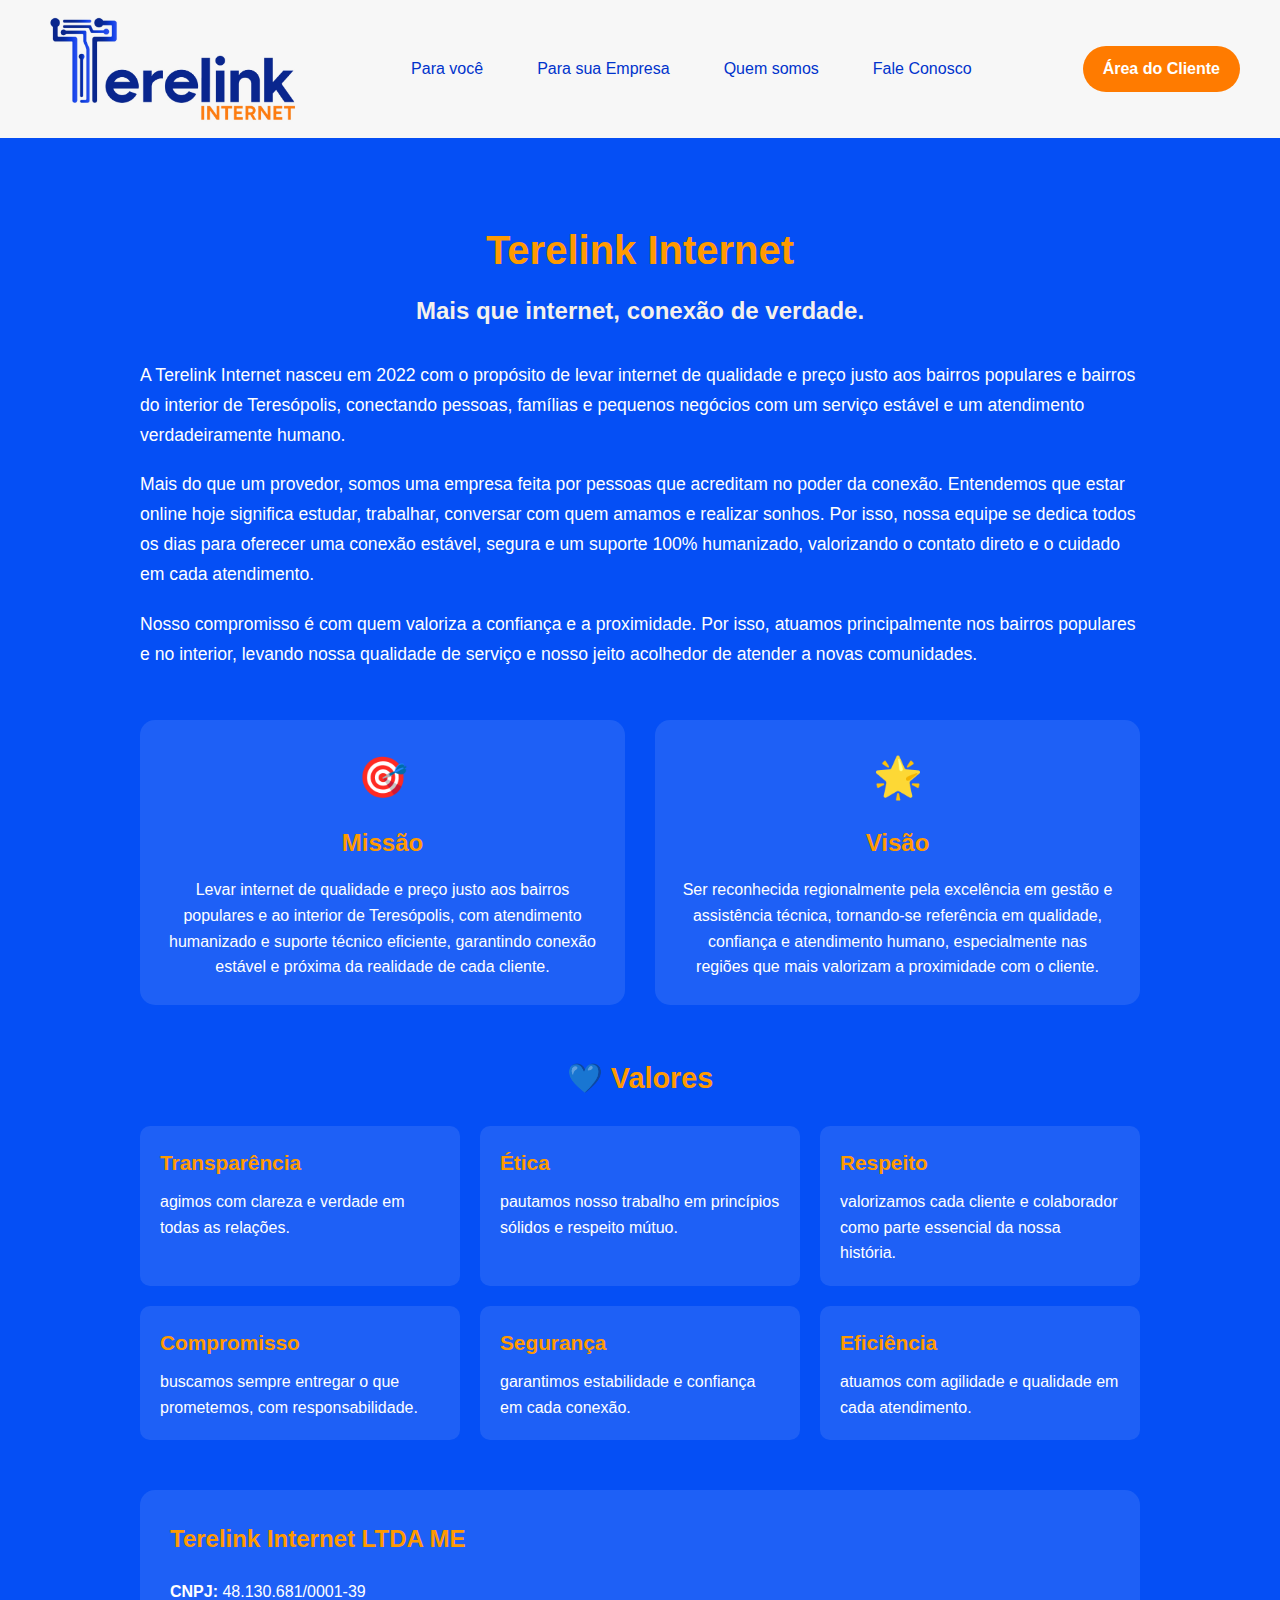
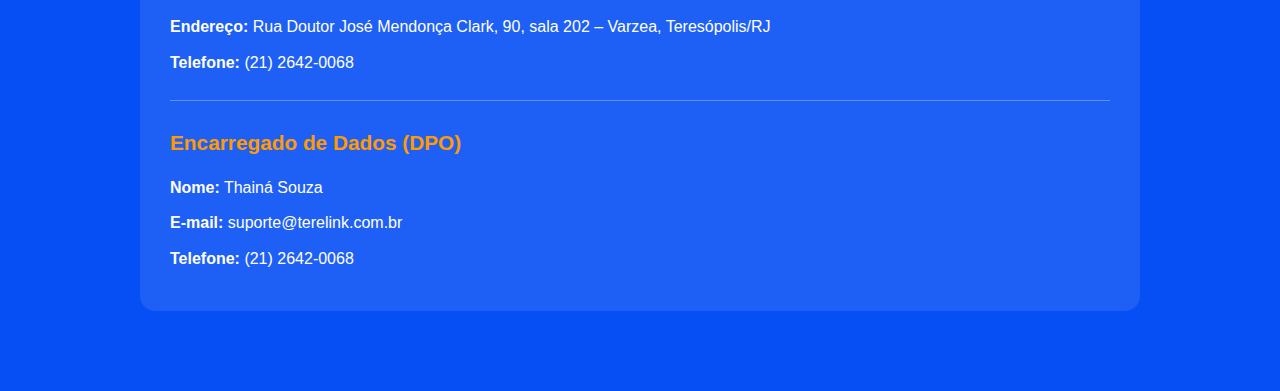
<file: rest/sobre.html>
<!DOCTYPE html>
<html lang="pt-BR">

<head>
    <meta charset="UTF-8">
    <meta name="viewport" content="width=device-width, initial-scale=1.0">
    <link rel="shortcut icon" href="img/icone.jpeg">
    <title>Terelink - Internet Fibra Óptica</title>
    <link rel="stylesheet" href="../styles.css">
</head>

<body>
    <!-- ======= CABEÇALHO ======= -->
    <header>
        <img width="260px" src="../img/logowpp.jpg" alt="TereLink Logo" class="logo">

        <nav>
            <a href="../index.html">Para você</a>
            <a href="../index.html">Para sua Empresa</a>
            <a href="rest/sobre.html">Quem somos</a>
            <a href="#">Fale Conosco</a>
        </nav>

        <a href="#" class="client-area">Área do Cliente</a>
    </header>

   <!-- Seção Quem Somos -->
<section class="about-section" id="quem-somos">
    <div class="container">
        <div class="about-content">
            <div class="about-intro">
                <h3>Terelink Internet</h3>
                <h4>Mais que internet, conexão de verdade.</h4>
                <p>A Terelink Internet nasceu em 2022 com o propósito de levar internet de qualidade e preço justo aos bairros populares e bairros do interior de Teresópolis, conectando pessoas, famílias e pequenos negócios com um serviço estável e um atendimento verdadeiramente humano.</p>
                <p>Mais do que um provedor, somos uma empresa feita por pessoas que acreditam no poder da conexão. Entendemos que estar online hoje significa estudar, trabalhar, conversar com quem amamos e realizar sonhos. Por isso, nossa equipe se dedica todos os dias para oferecer uma conexão estável, segura e um suporte 100% humanizado, valorizando o contato direto e o cuidado em cada atendimento.</p>
                <p>Nosso compromisso é com quem valoriza a confiança e a proximidade. Por isso, atuamos principalmente nos bairros populares e no interior, levando nossa qualidade de serviço e nosso jeito acolhedor de atender a novas comunidades.</p>
            </div>
            
            <div class="about-details">
                <div class="mission-vision">
                    <div class="mv-card">
                        <div class="mv-icon">🎯</div>
                        <h4>Missão</h4>
                        <p>Levar internet de qualidade e preço justo aos bairros populares e ao interior de Teresópolis, com atendimento humanizado e suporte técnico eficiente, garantindo conexão estável e próxima da realidade de cada cliente.</p>
                    </div>
                    
                    <div class="mv-card">
                        <div class="mv-icon">🌟</div>
                        <h4>Visão</h4>
                        <p>Ser reconhecida regionalmente pela excelência em gestão e assistência técnica, tornando-se referência em qualidade, confiança e atendimento humano, especialmente nas regiões que mais valorizam a proximidade com o cliente.</p>
                    </div>
                </div>
                
                <div class="values-section">
                    <h4>💙 Valores</h4>
                    <div class="values-grid">
                        <div class="value-item">
                            <h5>Transparência</h5>
                            <p>agimos com clareza e verdade em todas as relações.</p>
                        </div>
                        <div class="value-item">
                            <h5>Ética</h5>
                            <p>pautamos nosso trabalho em princípios sólidos e respeito mútuo.</p>
                        </div>
                        <div class="value-item">
                            <h5>Respeito</h5>
                            <p>valorizamos cada cliente e colaborador como parte essencial da nossa história.</p>
                        </div>
                        <div class="value-item">
                            <h5>Compromisso</h5>
                            <p>buscamos sempre entregar o que prometemos, com responsabilidade.</p>
                        </div>
                        <div class="value-item">
                            <h5>Segurança</h5>
                            <p>garantimos estabilidade e confiança em cada conexão.</p>
                        </div>
                        <div class="value-item">
                            <h5>Eficiência</h5>
                            <p>atuamos com agilidade e qualidade em cada atendimento.</p>
                        </div>
                    </div>
                </div>
                
                <div class="company-info">
                    <h4>Terelink Internet LTDA ME</h4>
                    <p><strong>CNPJ:</strong> 48.130.681/0001-39</p>
                    <p><strong>Endereço:</strong> Rua Doutor José Mendonça Clark, 90, sala 202 – Varzea, Teresópolis/RJ</p>
                    <p><strong>Telefone:</strong> (21) 2642-0068</p>
                    
                    <div class="dpo-info">
                        <h5>Encarregado de Dados (DPO)</h5>
                        <p><strong>Nome:</strong> Thainá Souza</p>
                        <p><strong>E-mail:</strong> suporte@terelink.com.br</p>
                        <p><strong>Telefone:</strong> (21) 2642-0068</p>
                    </div>
                </div>
            </div>
        </div>
    </div>
</section>

<style>
    /* Estilos para a seção Quem Somos */
    .about-section {
        padding: 80px 0;
        background-color: #054ff5;
        color: white;
    }

    .about-content {
        max-width: 1000px;
        margin: 0 auto;
    }

    .about-intro {
        margin-bottom: 50px;
        text-align: center;
    }

    .about-intro h3 {
        font-size: 2.5rem;
        margin-bottom: 10px;
        color: #FF9A00;
    }

    .about-intro h4 {
        font-size: 1.5rem;
        margin-bottom: 30px;
        color: #f4f1eb;
    }

    .about-intro p {
        font-size: 1.1rem;
        line-height: 1.7;
        margin-bottom: 20px;
        text-align: left;
    }

    .mission-vision {
        display: flex;
        gap: 30px;
        margin-bottom: 50px;
        flex-wrap: wrap;
    }

    .mv-card {
        flex: 1;
        min-width: 300px;
        background: rgba(255, 255, 255, 0.1);
        padding: 25px;
        border-radius: 15px;
        text-align: center;
    }

    .mv-icon {
        font-size: 2.5rem;
        margin-bottom: 15px;
    }

    .mv-card h4 {
        font-size: 1.5rem;
        margin-bottom: 15px;
        color: #FF9A00;
    }

    .mv-card p {
        line-height: 1.6;
    }

    .values-section {
        margin-bottom: 50px;
    }

    .values-section h4 {
        font-size: 1.8rem;
        margin-bottom: 25px;
        text-align: center;
        color: #FF9A00;
    }

    .values-grid {
        display: grid;
        grid-template-columns: repeat(auto-fit, minmax(300px, 1fr));
        gap: 20px;
    }

    .value-item {
        background: rgba(255, 255, 255, 0.1);
        padding: 20px;
        border-radius: 10px;
    }

    .value-item h5 {
        font-size: 1.3rem;
        margin-bottom: 10px;
        color: #FF9A00;
    }

    .company-info {
        background: rgba(255, 255, 255, 0.1);
        padding: 30px;
        border-radius: 15px;
    }

    .company-info h4 {
        font-size: 1.5rem;
        margin-bottom: 20px;
        color: #FF9A00;
    }

    .company-info p {
        margin-bottom: 10px;
    }

    .dpo-info {
        margin-top: 25px;
        padding-top: 25px;
        border-top: 1px solid rgba(255, 255, 255, 0.3);
    }

    .dpo-info h5 {
        font-size: 1.3rem;
        margin-bottom: 15px;
        color: #FF9A00;
    }

    /* Responsividade */
    @media (max-width: 768px) {
        .mission-vision {
            flex-direction: column;
        }
        
        .mv-card {
            min-width: 100%;
        }
        
        .values-grid {
            grid-template-columns: 1fr;
        }
        
        .about-intro h3 {
            font-size: 2rem;
        }
        
        .about-intro h4 {
            font-size: 1.3rem;
        }
    }
</style>
</file>
<file: styles.css>
* {
            margin: 0;
            padding: 0;
            box-sizing: border-box;
            font-family: 'Segoe UI', Tahoma, Geneva, Verdana, sans-serif;
        }

        body {
            background-color: #054ff5;
            color: #333;
            line-height: 1.6;
        }

        .container {
            max-width: 1200px;
            margin: 0 auto;
            padding: 0 20px;
        }

        /* Cabeçalho */
        header {
            background-color: #f7f7f7;
            padding: 15px 40px;
            display: flex;
            justify-content: space-between;
            align-items: center;
            box-shadow: 0 2px 4px rgba(0, 0, 0, 0.1);
        }

        .logo {
            height: auto;
           
        }

        nav {
            display: flex;
            gap: 30px;
        }

        nav a {
            color: #0033cc;
            font-weight: 500;
            font-size: 16px;
            padding: 6px 12px;
            border-radius: 20px;
            transition: all 0.3s ease;
        }

        nav a:hover {
            background-color: #ff7b00;
            color: #fff;
            box-shadow: 0 0 10px rgba(255, 123, 0, 0.5);
        }

        .client-area {
            background-color: #ff7b00;
            color: white;
            padding: 10px 20px;
            border-radius: 25px;
            font-weight: 600;
            transition: all 0.3s ease;
        }

        a {
            text-decoration: none;
        }

        .client-area:hover {
            background-color: #e86e00;
            box-shadow: 0 0 10px rgba(255, 123, 0, 0.5);
        }

        /* Seção Hero */
        .hero {
            position: relative;
            height: 70vh;
            overflow: hidden;
        }

        .hero-slides {
            display: flex;
            transition: transform 0.5s ease;
            height: 100%;
        }

        .hero-slide {
            min-width: 100%;
            height: 100%;
            background-size: cover;
            background-position: center;
            display: flex;
            align-items: center;
            position: relative;
        }

        .hero-nav {
            position: absolute;
            top: 50%;
            transform: translateY(-50%);
            background: rgba(0, 0, 0, 0.5);
            color: white;
            border: none;
            font-size: 24px;
            padding: 10px 15px;
            cursor: pointer;
            transition: background 0.3s;
            z-index: 3;
        }

        .hero-nav:hover {
            background: rgba(0, 0, 0, 0.8);
        }

        .hero-prev {
            left: 0;
            border-radius: 0 5px 5px 0;
        }

        .hero-next {
            right: 0;
            border-radius: 5px 0 0 5px;
        }

        .hero-dots {
            position: absolute;
            bottom: 30px;
            left: 50%;
            transform: translateX(-50%);
            display: flex;
            gap: 10px;
            z-index: 3;
        }

        .hero-dot {
            width: 12px;
            height: 12px;
            border-radius: 50%;
            background: rgba(255, 255, 255, 0.5);
            cursor: pointer;
            transition: background 0.3s;
        }

        .hero-dot.active {
            background: #FF9A00;
        }

        /* Seção de Planos */
        .plans {
            padding: 80px 0;
            background-color: #054ff5;
        }

        .section-title {
            text-align: center;
            margin-bottom: 50px;
            font-size: 2.5rem;
            color: white;
        }

        .plans-container {
            display: flex;
            justify-content: center;
            gap: 30px;
            flex-wrap: wrap;
        }

        .plan-card {
            background: #f1eee7;
            border-radius: 30px;
            padding: 30px;
            box-shadow: 0 10px 30px rgba(0, 0, 0, 0.1);
            text-align: center;
            width: 325px;
            position: relative;
            transition: transform 0.3s ease, box-shadow 0.3s ease;
            overflow: hidden;
        }

        .plan-card:hover {
            transform: translateY(-10px);
            box-shadow: 0 15px 35px rgba(0, 0, 0, 0.15);
        }

        .plan-card h3 {
            font-size: 1.8rem;
            margin-bottom: 15px;
            color: #1a3a8f;
            font-weight: 700;
        }

        .price {
            font-size: 2.5rem;
            font-weight: bold;
            color: #2c3e50;
            margin-bottom: 10px;
        }

        .popular-badge {
            background: linear-gradient(135deg, #FF9A00, #e08600);
            color: white;
            padding: 8px 20px;
            border-radius: 20px;
            font-size: 1rem;
            font-weight: bold;
            display: inline-block;
            margin-bottom: 20px;
            box-shadow: 0 4px 10px rgba(255, 154, 0, 0.3);
        }

        .plan-card p {
            margin-bottom: 20px;
            color: #666;
            font-size: 1.1rem;
        }

        .plan-features {
            list-style: none;
            padding: 0;
            margin-bottom: 30px;
            text-align: left;
        }

        .plan-features li {
            padding: 10px 0;
            position: relative;
            padding-left: 30px;
            font-size: 1rem;
        }

        .plan-features li:before {
            content: "*";
            color: #27ae60;
            position: absolute;
            left: 0;
            font-weight: bold;
            font-size: 1.2rem;
        }

        .plan-card .btn {
            background: #ff912f;
            color: white;
            padding: 15px 0px;
            border-radius: 50px;
            text-decoration: none;
            font-weight: bold;
            transition: all 0.3s ease;
            display: inline-block;
            width: 100%;
            text-align: center;
            font-size: 1.1rem;
        }



        .plan-card .btn:hover {
            background: linear-gradient(135deg, #2a56c6, #3a66e6);
            transform: translateY(-3px);
            box-shadow: 0 5px 15px rgba(42, 86, 198, 0.4);
        }

        #details-plan {
            background: none;
            color: white;
        }

        #details-plan:hover {
            box-shadow: none;
        }



        /* Destaque para o plano do meio */
        .plan-card:nth-child(2) {
            transform: scale(1.05);
            box-shadow: 0 15px 35px rgba(255, 154, 0, 0.2);
        }

        .plan-card:nth-child(2) .btn {
            background: #ff912f;
        }

        .plan-card:nth-child(2) .btn:hover {
            background: linear-gradient(135deg, #e08600, #c97600);
            box-shadow: 0 5px 15px rgba(255, 154, 0, 0.4);
        }

        /* Modal para detalhes dos planos */
        .modal {
            display: none;
            position: fixed;
            top: 0;
            left: 0;
            width: 100%;
            height: 100%;
            background-color: rgba(0, 0, 0, 0.7);
            z-index: 1000;
            justify-content: center;
            align-items: center;
        }

        .modal-content {
            background-color: white;
            padding: 30px;
            border-radius: 15px;
            max-width: 600px;
            width: 90%;
            max-height: 80vh;
            overflow-y: auto;
            position: relative;
            box-shadow: 0 10px 30px rgba(0, 0, 0, 0.3);
        }

        .close-modal {
            position: absolute;
            top: 15px;
            right: 15px;
            font-size: 24px;
            cursor: pointer;
            color: #666;
            transition: color 0.3s;
        }

        .close-modal:hover {
            color: #333;
        }

        .modal-title {
            font-size: 2rem;
            color: #1a3a8f;
            margin-bottom: 20px;
            text-align: center;
        }

        .modal-price {
            font-size: 2.5rem;
            font-weight: bold;
            color: #FF9A00;
            text-align: center;
            margin-bottom: 20px;
        }

        .modal-features {
            list-style: none;
            padding: 0;
            margin-bottom: 30px;
        }

        .modal-features li {
            padding: 10px 0;
            position: relative;
            padding-left: 30px;
            font-size: 1.1rem;
        }

        .modal-features li:before {
            content: "✓";
            color: #27ae60;
            position: absolute;
            left: 0;
            font-weight: bold;
            font-size: 1.2rem;
        }

        .modal-btn {
            display: block;
            width: 100%;
            text-align: center;
            background: linear-gradient(135deg, #1a3a8f, #2a56c6);
            color: white;
            padding: 15px;
            border-radius: 5px;
            text-decoration: none;
            font-weight: bold;
            font-size: 1.1rem;
            transition: background 0.3s;
            margin-top: 20px;
        }

        .modal-btn:hover {
            background: linear-gradient(135deg, #2a56c6, #3a66e6);
        }

        /*Seção de Benefícios*/
        .banner-center {
            width: 100%;

        }

        .banner-benefits {
            width: 100%;
        }

        /*Seção área de cobertura*/
        .cobertura {
            width: 100%;
        }

        .cobertura:hover {
            filter: brightness(0.5);
        }

        /* Seção de Dúvidas Frequentes */
        .faq-section {
            padding: 80px 0;
            background: #054ff5;
        }

        .faq-container {
            max-width: 800px;
            margin: 0 auto;
        }

        .faq-item {
            background: #0a2c98;
            border-radius: 10px;
            margin-bottom: 15px;
            box-shadow: 0 3px 10px rgba(0, 0, 0, 0.08);
            overflow: hidden;
        }

        .faq-question {
            padding: 20px 30px;
            font-size: 1.2rem;
            font-weight: 600;
            color: white;
            cursor: pointer;
            display: flex;
            justify-content: space-between;
            align-items: center;
            transition: background 0.3s;
        }

        .faq-question:hover {
            background: #0066ff;
            color: #f4f1eb;
        }

        .faq-question i {
            transition: transform 0.3s;
        }

        .faq-answer {
            padding: 0 30px;
            max-height: 0;
            overflow: hidden;
            transition: max-height 0.3s ease, padding 0.3s ease;
            color: #f4f1eb;
            line-height: 1.6;
        }

        .faq-item.active .faq-answer {
            padding: 0 30px 20px;
            max-height: 500px;
        }

        .faq-item.active .faq-question i {
            transform: rotate(180deg);
        }

        .linha {
            border: 0;
            height: 1px;
            background-color: black;
        }

        /* Seção Cliente Terelink */
        .client-section {
            padding: 80px 0;
            background: #054ff5;
        }

        .client-container {
            max-width: 1200px;
            margin: 0 auto;
            padding: 0 20px;
            text-align: center;
        }

        .client-title {
            font-size: 2.5rem;
            color: white;
            margin-bottom: 50px;
            font-weight: 700;
            display: flex;
            justify-content: flex-start;
        }

        .client-grid {
            display: flex;
            justify-content: center;
            gap: 30px;
            flex-wrap: wrap;
        }

        .client-card {
            background: #054ff5;
            border-radius: 15px;
            padding: 30px 20px;
            text-align: center;
            width: 200px;
            text-decoration: none;
            color: #333;
            transition: all 0.3s ease;
            box-shadow: 0 5px 15px rgba(255, 255, 255, 0.2);
        }

        .client-card:hover {
            transform: translateY(-10px);
            box-shadow: 0 15px 30px rgba(255, 255, 255, 0.3);
        }

        .client-icon {
            width: 80px;
            height: 80px;
            margin-bottom: 20px;
            object-fit: contain;
        }

        .client-card h3 {
            font-size: 1.1rem;
            color: white;
            font-weight: 600;
        }

        /* Seção de Dicas */
        .tips-section {
            background: #054ff5;
            padding: 80px 0;
            display: flex;
            justify-content: center;
        }

        .tips-container {
            display: flex;
            justify-content: center;
            gap: 30px;
            flex-wrap: wrap;
        }

        .tip-card {
            background: #81a6f9;
            padding: 10px;
            border-radius: 15px;
            box-shadow: 0 6px 15px rgba(0, 0, 0, 0.15);
            overflow: hidden;
            width: 330px;
            display: flex;
            flex-direction: column;
            transition: transform 0.3s ease, box-shadow 0.3s ease;
        }

        .tip-card:hover {
            transform: translateY(-8px);
            box-shadow: 0 10px 25px rgba(0, 0, 0, 0.25);
        }

        .tip-image {
            width: 100%;
            height: 190px;
            object-fit: cover;
        }

        .tip-card h3 {
            font-size: 1.1rem;
            color: #000;
            text-align: center;
            padding: 20px;
            flex-grow: 1;
        }

        .tip-link {
            text-align: center;
            color: #054ff5;
            font-weight: 600;
            text-decoration: none;
            display: block;
            padding: 15px;
            border-top: 1px solid #ddd;
            transition: background 0.3s, color 0.3s;
        }

        .tip-link:hover {

            color: white;
        }

        /* Rodapé */
        .footer {
            background-color: #00123a;
            color: #fff;
            padding: 60px 20px 30px;
            font-family: 'Segoe UI', Tahoma, Geneva, Verdana, sans-serif;
        }

        .footer-container {
            display: flex;
            justify-content: space-between;
            flex-wrap: wrap;
            max-width: 1200px;
            margin: 0 auto;
            gap: 40px;
        }

        .footer-column {
            flex: 1;
            min-width: 220px;
        }

        .footer-logo {
            width: 180px;
            margin-bottom: 25px;
        }

        .footer-btn {
            display: inline-block;
            background-color: #ff7b00;
            color: #fff;
            padding: 10px 25px;
            border-radius: 25px;
            font-weight: bold;
            text-decoration: none;
            transition: background 0.3s;
        }

        .footer-btn:hover {
            background-color: #e56f00;
        }

        .footer-column h3 {
            color: #0066ff;
            font-size: 1.1rem;
            margin-bottom: 15px;
        }

        .footer-column p,
        .footer-column a,
        .footer-column li {
            font-size: 0.95rem;
            color: #ddd;
            line-height: 1.6;
        }

        .footer-column ul {
            list-style: none;
            padding: 0;
        }

        .footer-column ul li {
            margin-bottom: 6px;
        }

        .footer-column ul li a {
            color: #ddd;
            text-decoration: none;
            transition: color 0.3s;
        }

        .footer-column ul li a:hover {
            color: #ff7b00;
        }

        .social-icons {
            display: flex;
            gap: 12px;
            margin-top: 15px;
        }

        .social-icons a {
            color: #fff;
            background-color: rgba(255, 255, 255, 0.1);
            padding: 10px;
            border-radius: 50%;
            font-size: 0.9rem;
            transition: background 0.3s, color 0.3s;
        }

        .social-icons a:hover {
            background-color: #ff7b00;
            color: white;
        }

        .footer-bottom {
            border-top: 1px solid rgba(255, 255, 255, 0.1);
            margin-top: 40px;
            text-align: center;
            padding-top: 20px;
            font-size: 0.85rem;
            color: #ccc;
        }

        /* Responsividade */
        @media (max-width: 992px) {
            .plans-container {
                gap: 15px;
            }

            .plan-card {
                width: 300px;
            }
        }

        @media (max-width: 768px) {
            header {
                flex-direction: column;
                padding: 15px 20px;
                gap: 15px;
            }

            nav {
                gap: 15px;
                flex-wrap: wrap;
                justify-content: center;
            }

            .hero {
                height: 50vh;
            }

            .plans-container {
                flex-direction: column;
                align-items: center;
            }

            .plan-card {
                width: 100%;
                max-width: 400px;
            }

            .plan-card:nth-child(2) {
                transform: scale(1);
            }

            .client-grid {
                gap: 20px;
            }

            .client-card {
                width: 150px;
                padding: 20px 15px;
            }

            .client-icon {
                width: 60px;
                height: 60px;
            }

            .footer-container {
                flex-direction: column;
                gap: 30px;
            }

            .footer-column {
                min-width: 100%;
            }
        }

        @media (max-width: 576px) {
            .hero {
                height: 40vh;
            }

            .section-title,
            .client-title {
                font-size: 2rem;
            }

            .plan-card {
                padding: 20px 15px;
            }

            .price {
                font-size: 2rem;
            }

            .faq-question {
                padding: 15px 20px;
                font-size: 1rem;
            }

            .faq-answer {
                padding: 0 20px;
            }

            .faq-item.active .faq-answer {
                padding: 0 20px 15px;
            }

            .tips-container {
                gap: 20px;
            }

            .tip-card {
                width: 100%;
                max-width: 300px;
            }
        }
</file>
